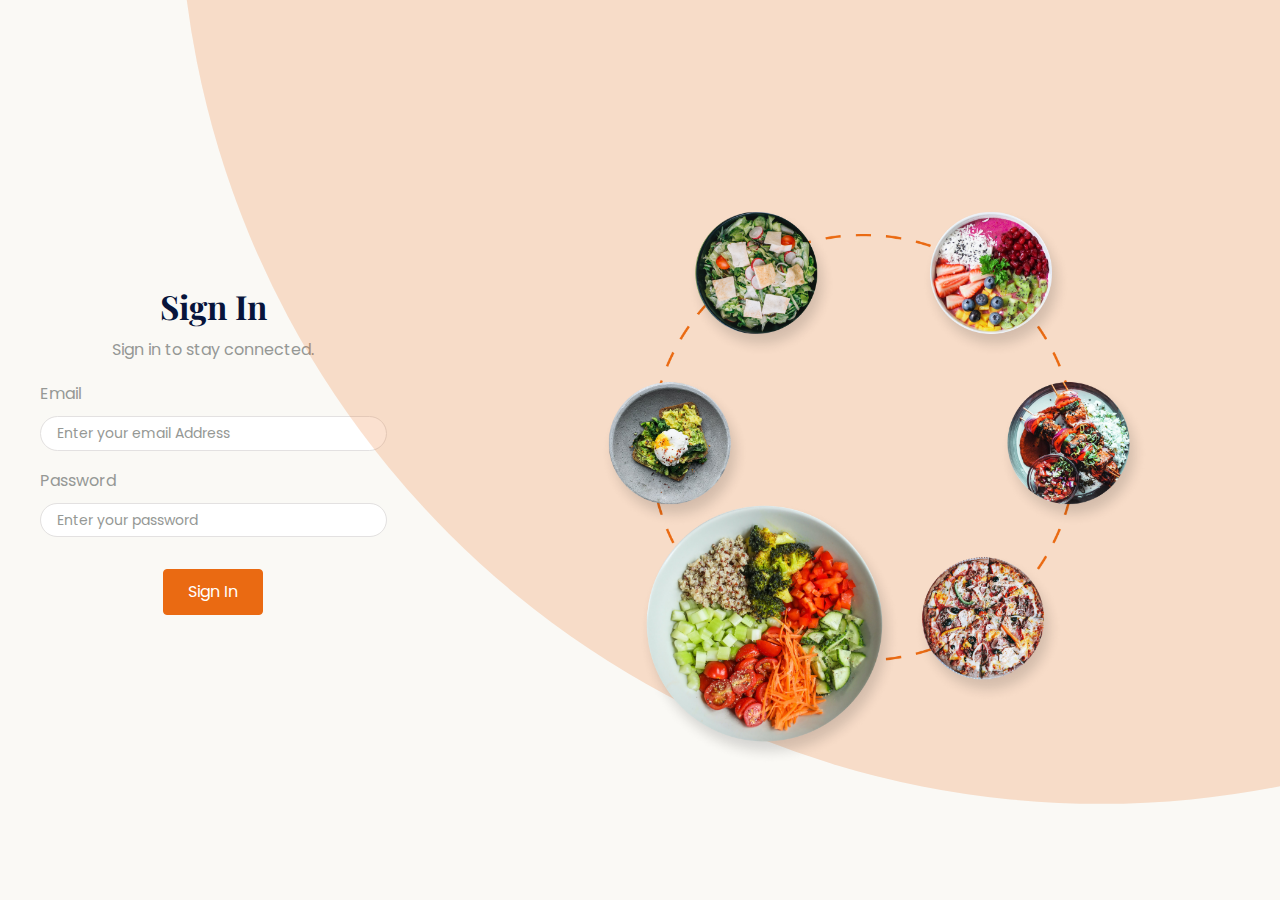
<file: Admin/dashboard/auth/sign-in.html>
<!doctype html>
<html>

<head>
   <meta charset="utf-8">
   <meta name="viewport" content="width=device-width, initial-scale=1, shrink-to-fit=no">
   <title>DMG - Admin Sign In</title>
   <!-- Favicon -->
   <link rel="shortcut icon" href="../../assets/images/" />

   <!-- Library / Plugin Css Build -->
   <link rel="stylesheet" href="../../assets/css/core/libs.min.css">

   <!-- Custom Css -->
   <link rel="stylesheet" href="../../assets/css/aprycot.min.css?v=1.0.0">
</head>

<body>
   <div class="wrapper">
      <section class="container-fluid bg-circle-login" id="auth-sign">
         <div class="row align-items-center">
            <div class="col-md-12 col-lg-7 col-xl-4">
               <div class="card-body">
                  <a href="../../dashboard/">
                     <!-- <img src="../../assets/images/favicon.png" class="img-fluid logo-img" alt="img4"> -->
                  </a>
                  <h2 class="mb-2 text-center">Sign In</h2>
                  <p class="text-center">Sign in to stay connected.</p>
                  <form class="">
                     <div class="row">
                        <div class="col-lg-12">
                           <div class="form-group">
                              <label for="email" class="form-label">Email</label>
                              <input type="email" class="form-control form-control-sm" id="email"
                                 placeholder="Enter your email Address" required>
                           </div>
                        </div>
                        <div class="col-lg-12">
                           <div class="form-group">
                              <label for="password" class="form-label">Password</label>
                              <input type="password" class="form-control form-control-sm" id="password"
                                 aria-describedby="password" placeholder="Enter your password " required>
                           </div>
                        </div>
                     </div>
                     <p class="text-danger" id="errorMessage"></p>
                     <div class="d-flex justify-content-center">
                        <button class="btn btn-primary" onclick="signIn()" id="signInButton">Sign In</button>
                     </div>
                     <!-- <p class="mt-3 text-center">
                         Don't have an account? <a href="sign-up.html" class="text-underline">Click here to sign up.</a>
                      </p> -->
                  </form>
               </div>
            </div>
            <div class="col-md-12 col-lg-5 col-xl-8 d-lg-block d-none vh-100 overflow-hidden">
               <img src="../../assets/images/auth/09.png" class="img-fluid sign-in-img" alt="images">
            </div>
         </div>
      </section>
   </div>

   <!-- Required Library Bundle Script -->
   <script src="../../assets/js/core/libs.min.js"></script>

   <!-- External Library Bundle Script -->
   <script src="../../assets/js/core/external.min.js"></script>

   <!-- Mapchart JavaScript -->
   <script src="../../assets/js/charts/dashboard.js"></script>

   <!-- fslightbox JavaScript -->
   <script src="../../assets/js/fslightbox.js"></script>

   <!-- app JavaScript -->
   <!-- <script src="../../assets/js/app.js"></script> -->

   <!-- moment JavaScript -->
   <script src="../../assets/vendor/moment.min.js"></script>

   <script>

      document.getElementById("signInButton").addEventListener("click", function (event) {
         event.preventDefault()
      });
      function signIn() {  
         document.getElementById('errorMessage').innerText = ''
         const email = 'aravindvamsee106@gmail.com'
         const email2 = 's170756@rguktsklm.ac.in'
         const password = 'Aravind@123'
         const emailInput = document.getElementById('email').value
         const passwordInput = document.getElementById('password').value
         if ((emailInput == email || emailInput == email2) && passwordInput == password) {
            alert('Signed in successfully')
            window.location.replace('../index.html')

         } else {
            document.getElementById('errorMessage').innerText += 'Invalid Email/Password'
         }
      }

   </script>
</body>

</html>
</file>
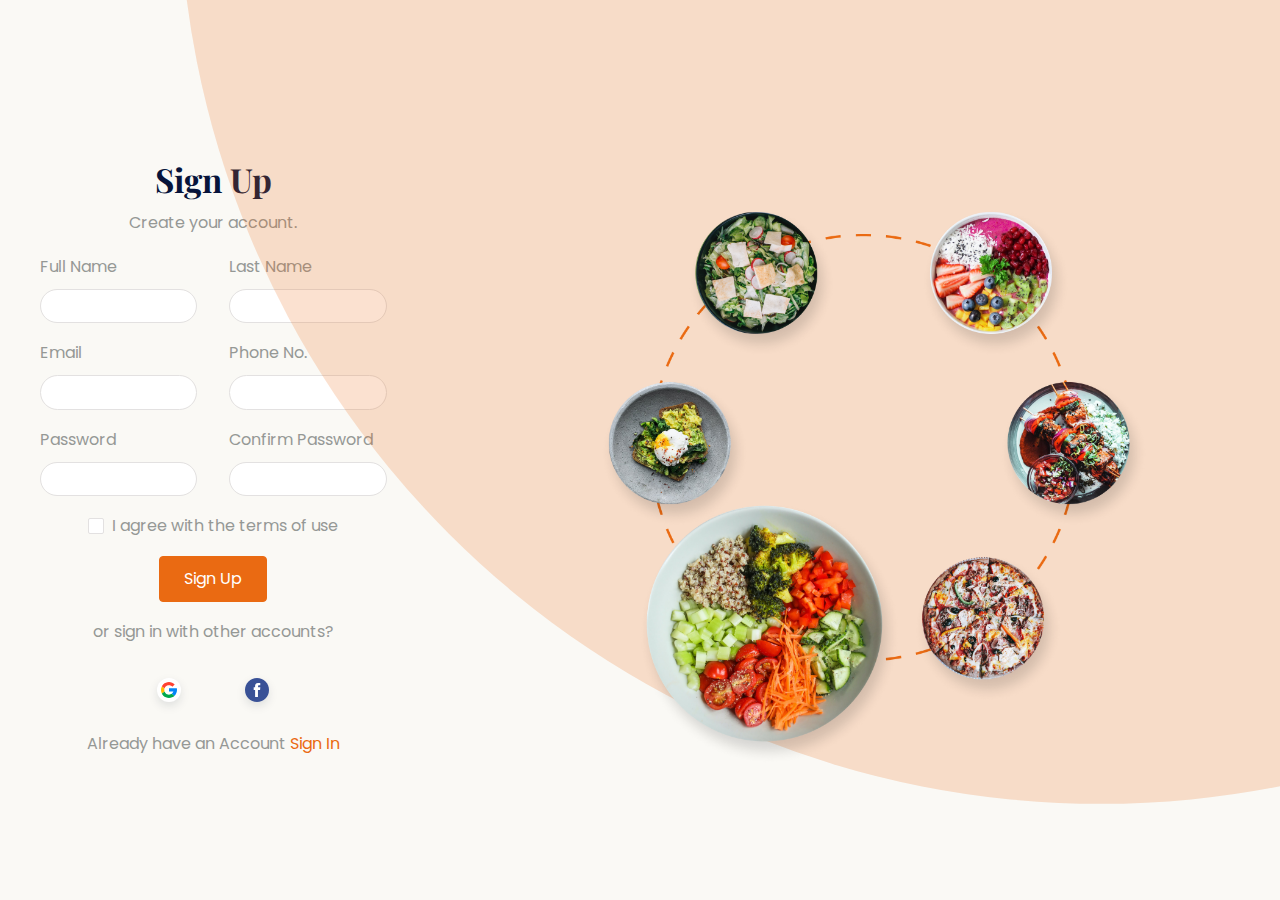
<file: Admin/dashboard/auth/sign-up.html>
<!doctype html>
<html>
  <head>
    <meta charset="utf-8">
      <meta name="viewport" content="width=device-width, initial-scale=1, shrink-to-fit=no">
      <title>DMG - Admin Sign Up</title>  
      <!-- Favicon -->
      <link rel="shortcut icon" href="../../assets/images/" />
      
      <!-- Library / Plugin Css Build -->
      <link rel="stylesheet" href="../../assets/css/core/libs.min.css">
      
      <!-- Custom Css -->
      <link rel="stylesheet" href="../../assets/css/aprycot.min.css?v=1.0.0">  
  </head>
  <body class=" " data-bs-spy="scroll" data-bs-target="#elements-section" data-bs-offset="0" tabindex="0">
    <div class="wrapper">
      <section class="container-fluid bg-circle-login">
         <div class="row align-items-center">
            <div class="col-md-12 col-lg-7 col-xl-4">               
               <div class="d-flex justify-content-center mb-0">
                  <div class="card-body mt-5">
                     <a href="../../dashboard/">
                        <!-- <img src="../../assets/images/favicon.png" class="img-fluid logo-img" alt="img5"> -->
                     </a>
                     <h2 class="mb-2 text-center">Sign Up</h2>
                     <p class="text-center">Create your account.</p>
                     <form>
                        <div class="row">
                           <div class="col-lg-6">
                              <div class="form-group">
                                 <label for="full-name" class="form-label">Full Name</label>
                                 <input type="text" class="form-control form-control-sm" id="full-name" placeholder=" ">
                              </div>
                           </div>
                           <div class="col-lg-6">
                              <div class="form-group">
                                 <label for="last-name" class="form-label">Last Name</label>
                                 <input type="text" class="form-control form-control-sm" id="last-name" placeholder=" ">
                              </div>
                           </div>
                           <div class="col-lg-6">
                              <div class="form-group">
                                 <label for="email" class="form-label">Email</label>
                                 <input type="email" class="form-control form-control-sm" id="email" placeholder=" ">
                              </div>
                           </div>
                           <div class="col-lg-6">
                              <div class="form-group">
                                 <label for="phone" class="form-label">Phone No.</label>
                                 <input type="text" class="form-control form-control-sm" id="phone" placeholder=" ">
                              </div>
                           </div>
                           <div class="col-lg-6">
                              <div class="form-group">
                                 <label for="password" class="form-label">Password</label>
                                 <input type="password" class="form-control form-control-sm" id="password" placeholder=" ">
                              </div>
                           </div>
                           <div class="col-lg-6">
                              <div class="form-group">
                                 <label for="confirm-password" class="form-label">Confirm Password</label>
                                 <input type="text" class="form-control form-control-sm" id="confirm-password" placeholder=" ">
                              </div>
                           </div>
                           <div class="col-lg-12 d-flex justify-content-center">
                              <div class="form-check mb-3">
                                 <input type="checkbox" class="form-check-input" id="customCheck1">
                                 <label class="form-check-label" for="customCheck1">I agree with the terms of use</label>
                              </div>
                           </div>
                        </div>
                        <div class="d-flex justify-content-center">
                           <button type="submit" class="btn btn-primary">Sign Up</button>
                        </div>
                        <p class="text-center my-3">or sign in with other accounts?</p>
                        <div class="d-flex justify-content-center">
                           <ul class="list-group list-group-horizontal list-group-flush">
                              <li class="list-group-item border-0 pb-0">
                                 <a href="#"><img src="../../assets/images/brands/gm.svg" alt="gm"></a>
                              </li>
                              <li class="list-group-item border-0 pb-0">
                                 <a href="#"><img src="../../assets/images/brands/fb.svg" alt="fb"></a>
                              </li>
                              
                           </ul>
                        </div>
                        <p class="mt-3 text-center">
                           Already have an Account <a href="sign-in.html" class="text-underline">Sign In</a>
                        </p>
                     </form>
                  </div>
               </div>          
            </div>  
            <div class="col-md-12 col-lg-5 col-xl-8 d-lg-block d-none vh-100 overflow-hidden">
               <img src="../../assets/images/auth/09.png" class="img-fluid sign-in-img" alt="images">
            </div>
         </div>
      </section>
    </div>
    
    <!-- Required Library Bundle Script -->
    <script src="../../assets/js/core/libs.min.js"></script>
    
    <!-- External Library Bundle Script -->
    <script src="../../assets/js/core/external.min.js"></script>
    
    <!-- Mapchart JavaScript -->
    <script src="../../assets/js/charts/dashboard.js"></script>
    
    <!-- fslightbox JavaScript -->
    <script src="../../assets/js/fslightbox.js"></script>
    
    <!-- app JavaScript -->
    <script src="../../assets/js/app.js"></script>
    
    <!-- moment JavaScript -->
    <script src="../../assets/vendor/moment.min.js"></script>  
  </body>
</html>
</file>
<file: Admin/assets/css/core/libs.min.css>
@font-face{font-family:swiper-icons;src:url("data:application/font-woff;charset=utf-8;base64, [base64]//wADZ2x5ZgAAAywAAADMAAAD2MHtryVoZWFkAAABbAAAADAAAAA2E2+eoWhoZWEAAAGcAAAAHwAAACQC9gDzaG10eAAAAigAAAAZAAAArgJkABFsb2NhAAAC0AAAAFoAAABaFQAUGG1heHAAAAG8AAAAHwAAACAAcABAbmFtZQAAA/gAAAE5AAACXvFdBwlwb3N0AAAFNAAAAGIAAACE5s74hXjaY2BkYGAAYpf5Hu/j+W2+MnAzMYDAzaX6QjD6/4//Bxj5GA8AuRwMYGkAPywL13jaY2BkYGA88P8Agx4j+/8fQDYfA1AEBWgDAIB2BOoAeNpjYGRgYNBh4GdgYgABEMnIABJzYNADCQAACWgAsQB42mNgYfzCOIGBlYGB0YcxjYGBwR1Kf2WQZGhhYGBiYGVmgAFGBiQQkOaawtDAoMBQxXjg/wEGPcYDDA4wNUA2CCgwsAAAO4EL6gAAeNpj2M0gyAACqxgGNWBkZ2D4/wMA+xkDdgAAAHjaY2BgYGaAYBkGRgYQiAHyGMF8FgYHIM3DwMHABGQrMOgyWDLEM1T9/w8UBfEMgLzE////P/5//f/V/xv+r4eaAAeMbAxwIUYmIMHEgKYAYjUcsDAwsLKxc3BycfPw8jEQA/[base64]/uznmfPFBNODM2K7MTQ45YEAZqGP81AmGGcF3iPqOop0r1SPTaTbVkfUe4HXj97wYE+yNwWYxwWu4v1ugWHgo3S1XdZEVqWM7ET0cfnLGxWfkgR42o2PvWrDMBSFj/IHLaF0zKjRgdiVMwScNRAoWUoH78Y2icB/yIY09An6AH2Bdu/UB+yxopYshQiEvnvu0dURgDt8QeC8PDw7Fpji3fEA4z/PEJ6YOB5hKh4dj3EvXhxPqH/SKUY3rJ7srZ4FZnh1PMAtPhwP6fl2PMJMPDgeQ4rY8YT6Gzao0eAEA409DuggmTnFnOcSCiEiLMgxCiTI6Cq5DZUd3Qmp10vO0LaLTd2cjN4fOumlc7lUYbSQcZFkutRG7g6JKZKy0RmdLY680CDnEJ+UMkpFFe1RN7nxdVpXrC4aTtnaurOnYercZg2YVmLN/d/gczfEimrE/fs/bOuq29Zmn8tloORaXgZgGa78yO9/cnXm2BpaGvq25Dv9S4E9+5SIc9PqupJKhYFSSl47+Qcr1mYNAAAAeNptw0cKwkAAAMDZJA8Q7OUJvkLsPfZ6zFVERPy8qHh2YER+3i/BP83vIBLLySsoKimrqKqpa2hp6+jq6RsYGhmbmJqZSy0sraxtbO3sHRydnEMU4uR6yx7JJXveP7WrDycAAAAAAAH//wACeNpjYGRgYOABYhkgZgJCZgZNBkYGLQZtIJsFLMYAAAw3ALgAeNolizEKgDAQBCchRbC2sFER0YD6qVQiBCv/H9ezGI6Z5XBAw8CBK/m5iQQVauVbXLnOrMZv2oLdKFa8Pjuru2hJzGabmOSLzNMzvutpB3N42mNgZGBg4GKQYzBhYMxJLMlj4GBgAYow/P/PAJJhLM6sSoWKfWCAAwDAjgbRAAB42mNgYGBkAIIbCZo5IPrmUn0hGA0AO8EFTQAA") format("woff");font-weight:400;font-style:normal}:root{--swiper-theme-color:#007aff}.swiper-container{margin-left:auto;margin-right:auto;position:relative;overflow:hidden;list-style:none;padding:0;z-index:1}.swiper-container-vertical>.swiper-wrapper{-webkit-box-orient:vertical;-webkit-box-direction:normal;-webkit-flex-direction:column;-ms-flex-direction:column;flex-direction:column}.swiper-wrapper{position:relative;width:100%;height:100%;z-index:1;display:-webkit-box;display:-webkit-flex;display:-ms-flexbox;display:flex;-webkit-transition-property:-webkit-transform;transition-property:-webkit-transform;-o-transition-property:transform;transition-property:transform;transition-property:transform, -webkit-transform;-webkit-box-sizing:content-box;box-sizing:content-box}.swiper-container-android .swiper-slide,.swiper-wrapper{-webkit-transform:translate3d(0,0,0);transform:translate3d(0,0,0)}.swiper-container-multirow>.swiper-wrapper{-webkit-flex-wrap:wrap;-ms-flex-wrap:wrap;flex-wrap:wrap}.swiper-container-multirow-column>.swiper-wrapper{-webkit-flex-wrap:wrap;-ms-flex-wrap:wrap;flex-wrap:wrap;-webkit-box-orient:vertical;-webkit-box-direction:normal;-webkit-flex-direction:column;-ms-flex-direction:column;flex-direction:column}.swiper-container-free-mode>.swiper-wrapper{-webkit-transition-timing-function:ease-out;-o-transition-timing-function:ease-out;transition-timing-function:ease-out;margin:0 auto}.swiper-container-pointer-events{-ms-touch-action:pan-y;touch-action:pan-y}.swiper-container-pointer-events.swiper-container-vertical{-ms-touch-action:pan-x;touch-action:pan-x}.swiper-slide{-webkit-flex-shrink:0;-ms-flex-negative:0;flex-shrink:0;width:100%;height:100%;position:relative;-webkit-transition-property:-webkit-transform;transition-property:-webkit-transform;-o-transition-property:transform;transition-property:transform;transition-property:transform, -webkit-transform}.swiper-slide-invisible-blank{visibility:hidden}.swiper-container-autoheight,.swiper-container-autoheight .swiper-slide{height:auto}.swiper-container-autoheight .swiper-wrapper{-webkit-box-align:start;-webkit-align-items:flex-start;-ms-flex-align:start;align-items:flex-start;-webkit-transition-property:height,-webkit-transform;transition-property:height,-webkit-transform;-o-transition-property:transform,height;transition-property:transform,height;transition-property:transform,height,-webkit-transform}.swiper-container-3d{-webkit-perspective:1200px;perspective:1200px}.swiper-container-3d .swiper-cube-shadow,.swiper-container-3d .swiper-slide,.swiper-container-3d .swiper-slide-shadow-bottom,.swiper-container-3d .swiper-slide-shadow-left,.swiper-container-3d .swiper-slide-shadow-right,.swiper-container-3d .swiper-slide-shadow-top,.swiper-container-3d .swiper-wrapper{-webkit-transform-style:preserve-3d;transform-style:preserve-3d}.swiper-container-3d .swiper-slide-shadow-bottom,.swiper-container-3d .swiper-slide-shadow-left,.swiper-container-3d .swiper-slide-shadow-right,.swiper-container-3d .swiper-slide-shadow-top{position:absolute;left:0;top:0;width:100%;height:100%;pointer-events:none;z-index:10}.swiper-container-3d .swiper-slide-shadow-left{background-image:-webkit-gradient(linear,right top, left top,from(rgba(0,0,0,.5)),to(rgba(0,0,0,0)));background-image:-webkit-linear-gradient(right,rgba(0,0,0,.5),rgba(0,0,0,0));background-image:-o-linear-gradient(right,rgba(0,0,0,.5),rgba(0,0,0,0));background-image:linear-gradient(to left,rgba(0,0,0,.5),rgba(0,0,0,0))}.swiper-container-3d .swiper-slide-shadow-right{background-image:-webkit-gradient(linear,left top, right top,from(rgba(0,0,0,.5)),to(rgba(0,0,0,0)));background-image:-webkit-linear-gradient(left,rgba(0,0,0,.5),rgba(0,0,0,0));background-image:-o-linear-gradient(left,rgba(0,0,0,.5),rgba(0,0,0,0));background-image:linear-gradient(to right,rgba(0,0,0,.5),rgba(0,0,0,0))}.swiper-container-3d .swiper-slide-shadow-top{background-image:-webkit-gradient(linear,left bottom, left top,from(rgba(0,0,0,.5)),to(rgba(0,0,0,0)));background-image:-webkit-linear-gradient(bottom,rgba(0,0,0,.5),rgba(0,0,0,0));background-image:-o-linear-gradient(bottom,rgba(0,0,0,.5),rgba(0,0,0,0));background-image:linear-gradient(to top,rgba(0,0,0,.5),rgba(0,0,0,0))}.swiper-container-3d .swiper-slide-shadow-bottom{background-image:-webkit-gradient(linear,left top, left bottom,from(rgba(0,0,0,.5)),to(rgba(0,0,0,0)));background-image:-webkit-linear-gradient(top,rgba(0,0,0,.5),rgba(0,0,0,0));background-image:-o-linear-gradient(top,rgba(0,0,0,.5),rgba(0,0,0,0));background-image:linear-gradient(to bottom,rgba(0,0,0,.5),rgba(0,0,0,0))}.swiper-container-css-mode>.swiper-wrapper{overflow:auto;scrollbar-width:none;-ms-overflow-style:none}.swiper-container-css-mode>.swiper-wrapper::-webkit-scrollbar{display:none}.swiper-container-css-mode>.swiper-wrapper>.swiper-slide{scroll-snap-align:start start}.swiper-container-horizontal.swiper-container-css-mode>.swiper-wrapper{-webkit-scroll-snap-type:x mandatory;-ms-scroll-snap-type:x mandatory;scroll-snap-type:x mandatory}.swiper-container-vertical.swiper-container-css-mode>.swiper-wrapper{-webkit-scroll-snap-type:y mandatory;-ms-scroll-snap-type:y mandatory;scroll-snap-type:y mandatory}:root{--swiper-navigation-size:44px}.swiper-button-next,.swiper-button-prev{position:absolute;top:50%;width:-webkit-calc(var(--swiper-navigation-size)/ 44 * 27);width:calc(var(--swiper-navigation-size)/ 44 * 27);height:var(--swiper-navigation-size);margin-top:-webkit-calc(0px - (var(--swiper-navigation-size)/ 2));margin-top:calc(0px - (var(--swiper-navigation-size)/ 2));z-index:10;cursor:pointer;display:-webkit-box;display:-webkit-flex;display:-ms-flexbox;display:flex;-webkit-box-align:center;-webkit-align-items:center;-ms-flex-align:center;align-items:center;-webkit-box-pack:center;-webkit-justify-content:center;-ms-flex-pack:center;justify-content:center;color:var(--swiper-navigation-color,var(--swiper-theme-color))}.swiper-button-next.swiper-button-disabled,.swiper-button-prev.swiper-button-disabled{opacity:.35;cursor:auto;pointer-events:none}.swiper-button-next:after,.swiper-button-prev:after{font-family:swiper-icons;font-size:var(--swiper-navigation-size);text-transform:none!important;letter-spacing:0;text-transform:none;font-variant:initial;line-height:1}.swiper-button-prev,.swiper-container-rtl .swiper-button-next{left:10px;right:auto}.swiper-button-prev:after,.swiper-container-rtl .swiper-button-next:after{content:'prev'}.swiper-button-next,.swiper-container-rtl .swiper-button-prev{right:10px;left:auto}.swiper-button-next:after,.swiper-container-rtl .swiper-button-prev:after{content:'next'}.swiper-button-next.swiper-button-white,.swiper-button-prev.swiper-button-white{--swiper-navigation-color:#ffffff}.swiper-button-next.swiper-button-black,.swiper-button-prev.swiper-button-black{--swiper-navigation-color:#000000}.swiper-button-lock{display:none}.swiper-pagination{position:absolute;text-align:center;-webkit-transition:.3s opacity;-o-transition:.3s opacity;transition:.3s opacity;-webkit-transform:translate3d(0,0,0);transform:translate3d(0,0,0);z-index:10}.swiper-pagination.swiper-pagination-hidden{opacity:0}.swiper-container-horizontal>.swiper-pagination-bullets,.swiper-pagination-custom,.swiper-pagination-fraction{bottom:10px;left:0;width:100%}.swiper-pagination-bullets-dynamic{overflow:hidden;font-size:0}.swiper-pagination-bullets-dynamic .swiper-pagination-bullet{-webkit-transform:scale(.33);-ms-transform:scale(.33);transform:scale(.33);position:relative}.swiper-pagination-bullets-dynamic .swiper-pagination-bullet-active{-webkit-transform:scale(1);-ms-transform:scale(1);transform:scale(1)}.swiper-pagination-bullets-dynamic .swiper-pagination-bullet-active-main{-webkit-transform:scale(1);-ms-transform:scale(1);transform:scale(1)}.swiper-pagination-bullets-dynamic .swiper-pagination-bullet-active-prev{-webkit-transform:scale(.66);-ms-transform:scale(.66);transform:scale(.66)}.swiper-pagination-bullets-dynamic .swiper-pagination-bullet-active-prev-prev{-webkit-transform:scale(.33);-ms-transform:scale(.33);transform:scale(.33)}.swiper-pagination-bullets-dynamic .swiper-pagination-bullet-active-next{-webkit-transform:scale(.66);-ms-transform:scale(.66);transform:scale(.66)}.swiper-pagination-bullets-dynamic .swiper-pagination-bullet-active-next-next{-webkit-transform:scale(.33);-ms-transform:scale(.33);transform:scale(.33)}.swiper-pagination-bullet{width:8px;height:8px;display:inline-block;-webkit-border-radius:50%;border-radius:50%;background:#000;opacity:.2}button.swiper-pagination-bullet{border:none;margin:0;padding:0;-webkit-box-shadow:none;box-shadow:none;-webkit-appearance:none;-moz-appearance:none;appearance:none}.swiper-pagination-clickable .swiper-pagination-bullet{cursor:pointer}.swiper-pagination-bullet:only-child{display:none!important}.swiper-pagination-bullet-active{opacity:1;background:var(--swiper-pagination-color,var(--swiper-theme-color))}.swiper-container-vertical>.swiper-pagination-bullets{right:10px;top:50%;-webkit-transform:translate3d(0,-50%,0);transform:translate3d(0,-50%,0)}.swiper-container-vertical>.swiper-pagination-bullets .swiper-pagination-bullet{margin:6px 0;display:block}.swiper-container-vertical>.swiper-pagination-bullets.swiper-pagination-bullets-dynamic{top:50%;-webkit-transform:translateY(-50%);-ms-transform:translateY(-50%);transform:translateY(-50%);width:8px}.swiper-container-vertical>.swiper-pagination-bullets.swiper-pagination-bullets-dynamic .swiper-pagination-bullet{display:inline-block;-webkit-transition:.2s transform,.2s top;-o-transition:.2s transform,.2s top;transition:.2s transform,.2s top}.swiper-container-horizontal>.swiper-pagination-bullets .swiper-pagination-bullet{margin:0 4px}.swiper-container-horizontal>.swiper-pagination-bullets.swiper-pagination-bullets-dynamic{left:50%;-webkit-transform:translateX(-50%);-ms-transform:translateX(-50%);transform:translateX(-50%);white-space:nowrap}.swiper-container-horizontal>.swiper-pagination-bullets.swiper-pagination-bullets-dynamic .swiper-pagination-bullet{-webkit-transition:.2s transform,.2s left;-o-transition:.2s transform,.2s left;transition:.2s transform,.2s left}.swiper-container-horizontal.swiper-container-rtl>.swiper-pagination-bullets-dynamic .swiper-pagination-bullet{-webkit-transition:.2s transform,.2s right;-o-transition:.2s transform,.2s right;transition:.2s transform,.2s right}.swiper-pagination-progressbar{background:rgba(0,0,0,.25);position:absolute}.swiper-pagination-progressbar .swiper-pagination-progressbar-fill{background:var(--swiper-pagination-color,var(--swiper-theme-color));position:absolute;left:0;top:0;width:100%;height:100%;-webkit-transform:scale(0);-ms-transform:scale(0);transform:scale(0);-webkit-transform-origin:left top;-ms-transform-origin:left top;transform-origin:left top}.swiper-container-rtl .swiper-pagination-progressbar .swiper-pagination-progressbar-fill{-webkit-transform-origin:right top;-ms-transform-origin:right top;transform-origin:right top}.swiper-container-horizontal>.swiper-pagination-progressbar,.swiper-container-vertical>.swiper-pagination-progressbar.swiper-pagination-progressbar-opposite{width:100%;height:4px;left:0;top:0}.swiper-container-horizontal>.swiper-pagination-progressbar.swiper-pagination-progressbar-opposite,.swiper-container-vertical>.swiper-pagination-progressbar{width:4px;height:100%;left:0;top:0}.swiper-pagination-white{--swiper-pagination-color:#ffffff}.swiper-pagination-black{--swiper-pagination-color:#000000}.swiper-pagination-lock{display:none}.swiper-scrollbar{-webkit-border-radius:10px;border-radius:10px;position:relative;-ms-touch-action:none;background:rgba(0,0,0,.1)}.swiper-container-horizontal>.swiper-scrollbar{position:absolute;left:1%;bottom:3px;z-index:50;height:5px;width:98%}.swiper-container-vertical>.swiper-scrollbar{position:absolute;right:3px;top:1%;z-index:50;width:5px;height:98%}.swiper-scrollbar-drag{height:100%;width:100%;position:relative;background:rgba(0,0,0,.5);-webkit-border-radius:10px;border-radius:10px;left:0;top:0}.swiper-scrollbar-cursor-drag{cursor:move}.swiper-scrollbar-lock{display:none}.swiper-zoom-container{width:100%;height:100%;display:-webkit-box;display:-webkit-flex;display:-ms-flexbox;display:flex;-webkit-box-pack:center;-webkit-justify-content:center;-ms-flex-pack:center;justify-content:center;-webkit-box-align:center;-webkit-align-items:center;-ms-flex-align:center;align-items:center;text-align:center}.swiper-zoom-container>canvas,.swiper-zoom-container>img,.swiper-zoom-container>svg{max-width:100%;max-height:100%;-o-object-fit:contain;object-fit:contain}.swiper-slide-zoomed{cursor:move}.swiper-lazy-preloader{width:42px;height:42px;position:absolute;left:50%;top:50%;margin-left:-21px;margin-top:-21px;z-index:10;-webkit-transform-origin:50%;-ms-transform-origin:50%;transform-origin:50%;-webkit-animation:swiper-preloader-spin 1s infinite linear;animation:swiper-preloader-spin 1s infinite linear;-webkit-box-sizing:border-box;box-sizing:border-box;border:4px solid var(--swiper-preloader-color,var(--swiper-theme-color));-webkit-border-radius:50%;border-radius:50%;border-top-color:transparent}.swiper-lazy-preloader-white{--swiper-preloader-color:#fff}.swiper-lazy-preloader-black{--swiper-preloader-color:#000}@-webkit-keyframes swiper-preloader-spin{100%{-webkit-transform:rotate(360deg);transform:rotate(360deg)}}@keyframes swiper-preloader-spin{100%{-webkit-transform:rotate(360deg);transform:rotate(360deg)}}.swiper-container .swiper-notification{position:absolute;left:0;top:0;pointer-events:none;opacity:0;z-index:-1000}.swiper-container-fade.swiper-container-free-mode .swiper-slide{-webkit-transition-timing-function:ease-out;-o-transition-timing-function:ease-out;transition-timing-function:ease-out}.swiper-container-fade .swiper-slide{pointer-events:none;-webkit-transition-property:opacity;-o-transition-property:opacity;transition-property:opacity}.swiper-container-fade .swiper-slide .swiper-slide{pointer-events:none}.swiper-container-fade .swiper-slide-active,.swiper-container-fade .swiper-slide-active .swiper-slide-active{pointer-events:auto}.swiper-container-cube{overflow:visible}.swiper-container-cube .swiper-slide{pointer-events:none;-webkit-backface-visibility:hidden;backface-visibility:hidden;z-index:1;visibility:hidden;-webkit-transform-origin:0 0;-ms-transform-origin:0 0;transform-origin:0 0;width:100%;height:100%}.swiper-container-cube .swiper-slide .swiper-slide{pointer-events:none}.swiper-container-cube.swiper-container-rtl .swiper-slide{-webkit-transform-origin:100% 0;-ms-transform-origin:100% 0;transform-origin:100% 0}.swiper-container-cube .swiper-slide-active,.swiper-container-cube .swiper-slide-active .swiper-slide-active{pointer-events:auto}.swiper-container-cube .swiper-slide-active,.swiper-container-cube .swiper-slide-next,.swiper-container-cube .swiper-slide-next+.swiper-slide,.swiper-container-cube .swiper-slide-prev{pointer-events:auto;visibility:visible}.swiper-container-cube .swiper-slide-shadow-bottom,.swiper-container-cube .swiper-slide-shadow-left,.swiper-container-cube .swiper-slide-shadow-right,.swiper-container-cube .swiper-slide-shadow-top{z-index:0;-webkit-backface-visibility:hidden;backface-visibility:hidden}.swiper-container-cube .swiper-cube-shadow{position:absolute;left:0;bottom:0;width:100%;height:100%;opacity:.6;z-index:0}.swiper-container-cube .swiper-cube-shadow:before{content:'';background:#000;position:absolute;left:0;top:0;bottom:0;right:0;-webkit-filter:blur(50px);filter:blur(50px)}.swiper-container-flip{overflow:visible}.swiper-container-flip .swiper-slide{pointer-events:none;-webkit-backface-visibility:hidden;backface-visibility:hidden;z-index:1}.swiper-container-flip .swiper-slide .swiper-slide{pointer-events:none}.swiper-container-flip .swiper-slide-active,.swiper-container-flip .swiper-slide-active .swiper-slide-active{pointer-events:auto}.swiper-container-flip .swiper-slide-shadow-bottom,.swiper-container-flip .swiper-slide-shadow-left,.swiper-container-flip .swiper-slide-shadow-right,.swiper-container-flip .swiper-slide-shadow-top{z-index:0;-webkit-backface-visibility:hidden;backface-visibility:hidden}
/*! nouislider - 14.7.0 - 4/6/2021 */.noUi-target,.noUi-target *{-webkit-touch-callout:none;-webkit-tap-highlight-color:transparent;-webkit-user-select:none;-ms-touch-action:none;touch-action:none;-ms-user-select:none;-moz-user-select:none;user-select:none;-webkit-box-sizing:border-box;box-sizing:border-box}.noUi-target{position:relative}.noUi-base,.noUi-connects{width:100%;height:100%;position:relative;z-index:1}.noUi-connects{overflow:hidden;z-index:0}.noUi-connect,.noUi-origin{will-change:transform;position:absolute;z-index:1;top:0;right:0;-ms-transform-origin:0 0;-webkit-transform-origin:0 0;-webkit-transform-style:preserve-3d;transform-origin:0 0;-webkit-transform-style:flat;transform-style:flat}.noUi-connect{height:100%;width:100%}.noUi-origin{height:10%;width:10%}.noUi-txt-dir-rtl.noUi-horizontal .noUi-origin{left:0;right:auto}.noUi-vertical .noUi-origin{width:0}.noUi-horizontal .noUi-origin{height:0}.noUi-handle{-webkit-backface-visibility:hidden;backface-visibility:hidden;position:absolute}.noUi-touch-area{height:100%;width:100%}.noUi-state-tap .noUi-connect,.noUi-state-tap .noUi-origin{-webkit-transition:transform .3s;-webkit-transition:-webkit-transform .3s;transition:-webkit-transform .3s;-o-transition:transform .3s;transition:transform .3s;transition:transform .3s, -webkit-transform .3s}.noUi-state-drag *{cursor:inherit!important}.noUi-horizontal{height:18px}.noUi-horizontal .noUi-handle{width:34px;height:28px;right:-17px;top:-6px}.noUi-vertical{width:18px}.noUi-vertical .noUi-handle{width:28px;height:34px;right:-6px;top:-17px}.noUi-txt-dir-rtl.noUi-horizontal .noUi-handle{left:-17px;right:auto}.noUi-target{background:#fafafa;-webkit-border-radius:4px;border-radius:4px;border:1px solid #d3d3d3;-webkit-box-shadow:inset 0 1px 1px #f0f0f0,0 3px 6px -5px #bbb;box-shadow:inset 0 1px 1px #f0f0f0,0 3px 6px -5px #bbb}.noUi-connects{-webkit-border-radius:3px;border-radius:3px}.noUi-connect{background:#3fb8af}.noUi-draggable{cursor:ew-resize}.noUi-vertical .noUi-draggable{cursor:ns-resize}.noUi-handle{border:1px solid #d9d9d9;-webkit-border-radius:3px;border-radius:3px;background:#fff;cursor:default;-webkit-box-shadow:inset 0 0 1px #fff,inset 0 1px 7px #ebebeb,0 3px 6px -3px #bbb;box-shadow:inset 0 0 1px #fff,inset 0 1px 7px #ebebeb,0 3px 6px -3px #bbb}.noUi-active{-webkit-box-shadow:inset 0 0 1px #fff,inset 0 1px 7px #ddd,0 3px 6px -3px #bbb;box-shadow:inset 0 0 1px #fff,inset 0 1px 7px #ddd,0 3px 6px -3px #bbb}.noUi-handle:after,.noUi-handle:before{content:"";display:block;position:absolute;height:14px;width:1px;background:#e8e7e6;left:14px;top:6px}.noUi-handle:after{left:17px}.noUi-vertical .noUi-handle:after,.noUi-vertical .noUi-handle:before{width:14px;height:1px;left:6px;top:14px}.noUi-vertical .noUi-handle:after{top:17px}[disabled] .noUi-connect{background:#b8b8b8}[disabled] .noUi-handle,[disabled].noUi-handle,[disabled].noUi-target{cursor:not-allowed}.noUi-pips,.noUi-pips *{-webkit-box-sizing:border-box;box-sizing:border-box}.noUi-pips{position:absolute;color:#999}.noUi-value{position:absolute;white-space:nowrap;text-align:center}.noUi-value-sub{color:#ccc;font-size:10px}.noUi-marker{position:absolute;background:#ccc}.noUi-marker-sub{background:#aaa}.noUi-marker-large{background:#aaa}.noUi-pips-horizontal{padding:10px 0;height:80px;top:100%;left:0;width:100%}.noUi-value-horizontal{-webkit-transform:translate(-50%,50%);-ms-transform:translate(-50%,50%);transform:translate(-50%,50%)}.noUi-rtl .noUi-value-horizontal{-webkit-transform:translate(50%,50%);-ms-transform:translate(50%,50%);transform:translate(50%,50%)}.noUi-marker-horizontal.noUi-marker{margin-left:-1px;width:2px;height:5px}.noUi-marker-horizontal.noUi-marker-sub{height:10px}.noUi-marker-horizontal.noUi-marker-large{height:15px}.noUi-pips-vertical{padding:0 10px;height:100%;top:0;left:100%}.noUi-value-vertical{-webkit-transform:translate(0,-50%);-ms-transform:translate(0,-50%);transform:translate(0,-50%);padding-left:25px}.noUi-rtl .noUi-value-vertical{-webkit-transform:translate(0,50%);-ms-transform:translate(0,50%);transform:translate(0,50%)}.noUi-marker-vertical.noUi-marker{width:5px;height:2px;margin-top:-1px}.noUi-marker-vertical.noUi-marker-sub{width:10px}.noUi-marker-vertical.noUi-marker-large{width:15px}.noUi-tooltip{display:block;position:absolute;border:1px solid #d9d9d9;-webkit-border-radius:3px;border-radius:3px;background:#fff;color:#000;padding:5px;text-align:center;white-space:nowrap}.noUi-horizontal .noUi-tooltip{-webkit-transform:translate(-50%,0);-ms-transform:translate(-50%,0);transform:translate(-50%,0);left:50%;bottom:120%}.noUi-vertical .noUi-tooltip{-webkit-transform:translate(0,-50%);-ms-transform:translate(0,-50%);transform:translate(0,-50%);top:50%;right:120%}.noUi-horizontal .noUi-origin>.noUi-tooltip{-webkit-transform:translate(50%,0);-ms-transform:translate(50%,0);transform:translate(50%,0);left:auto;bottom:10px}.noUi-vertical .noUi-origin>.noUi-tooltip{-webkit-transform:translate(0,-18px);-ms-transform:translate(0,-18px);transform:translate(0,-18px);top:auto;right:28px}
</file>
